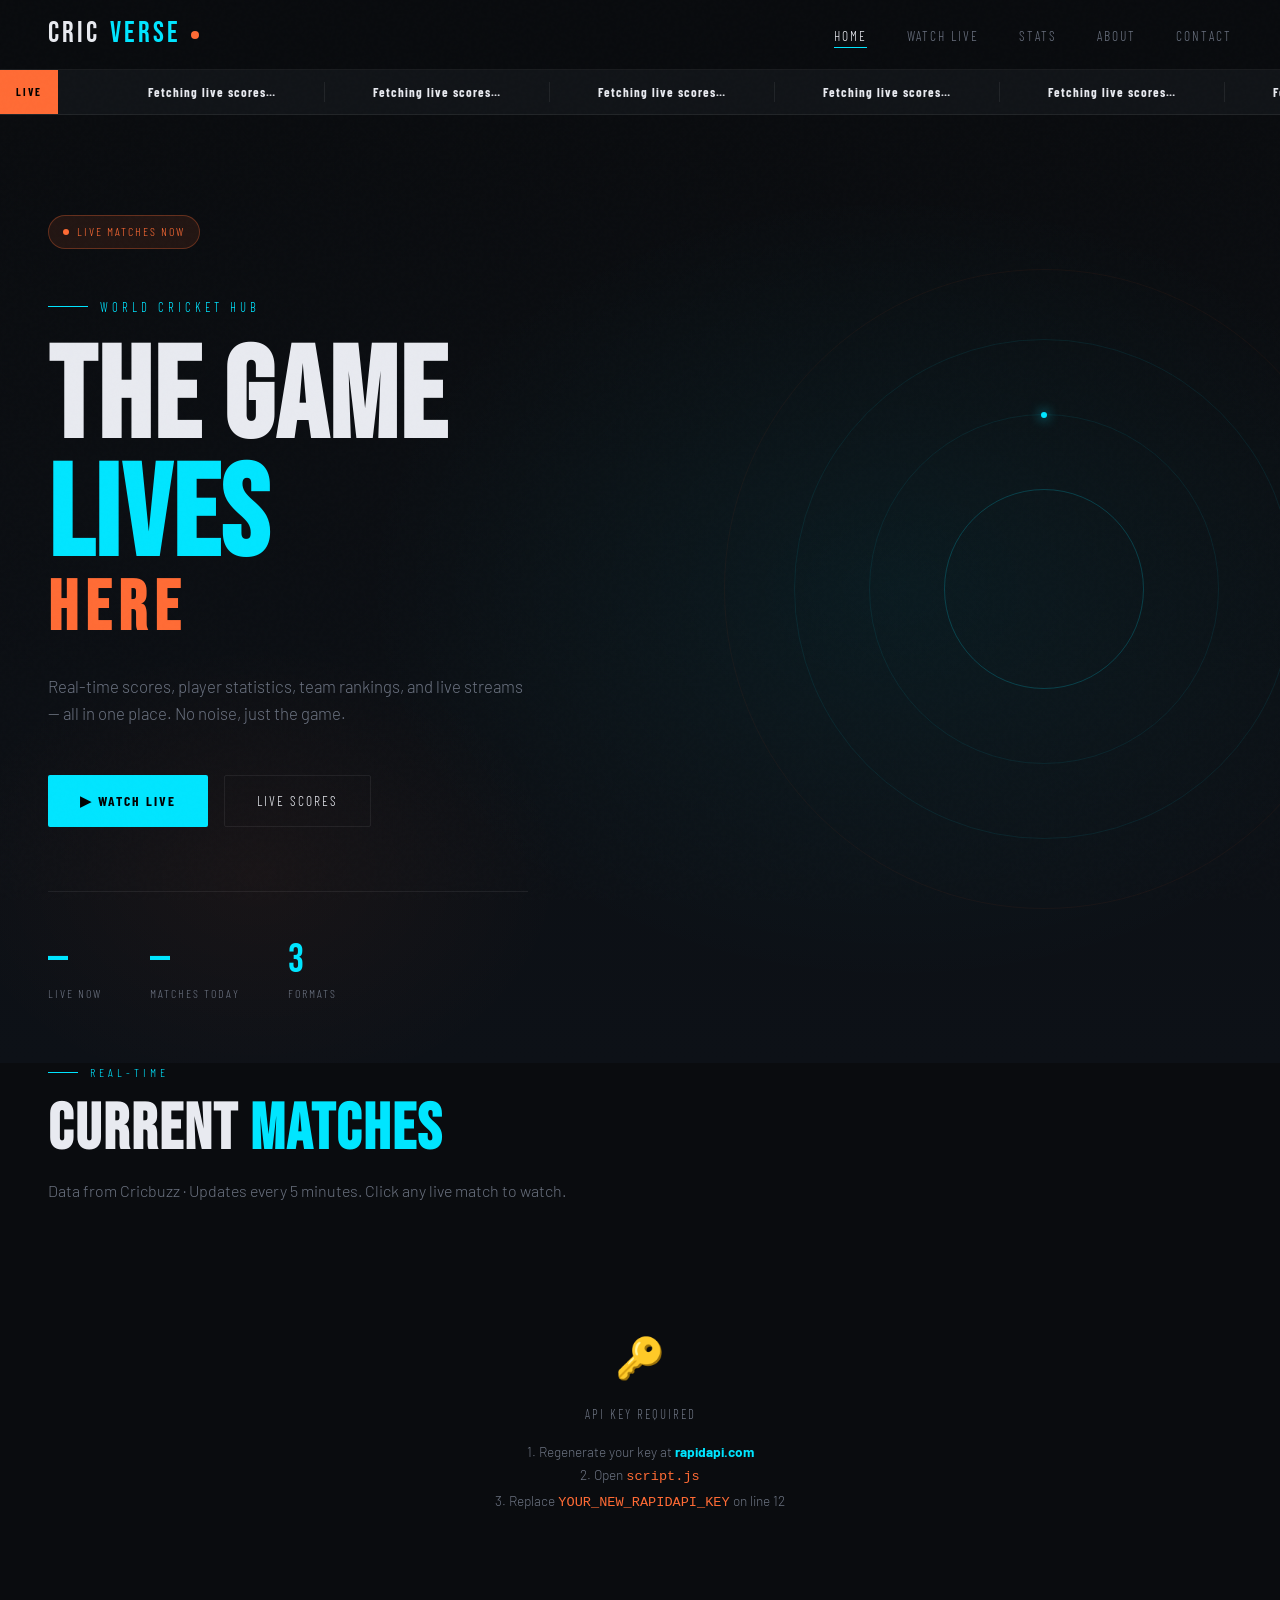
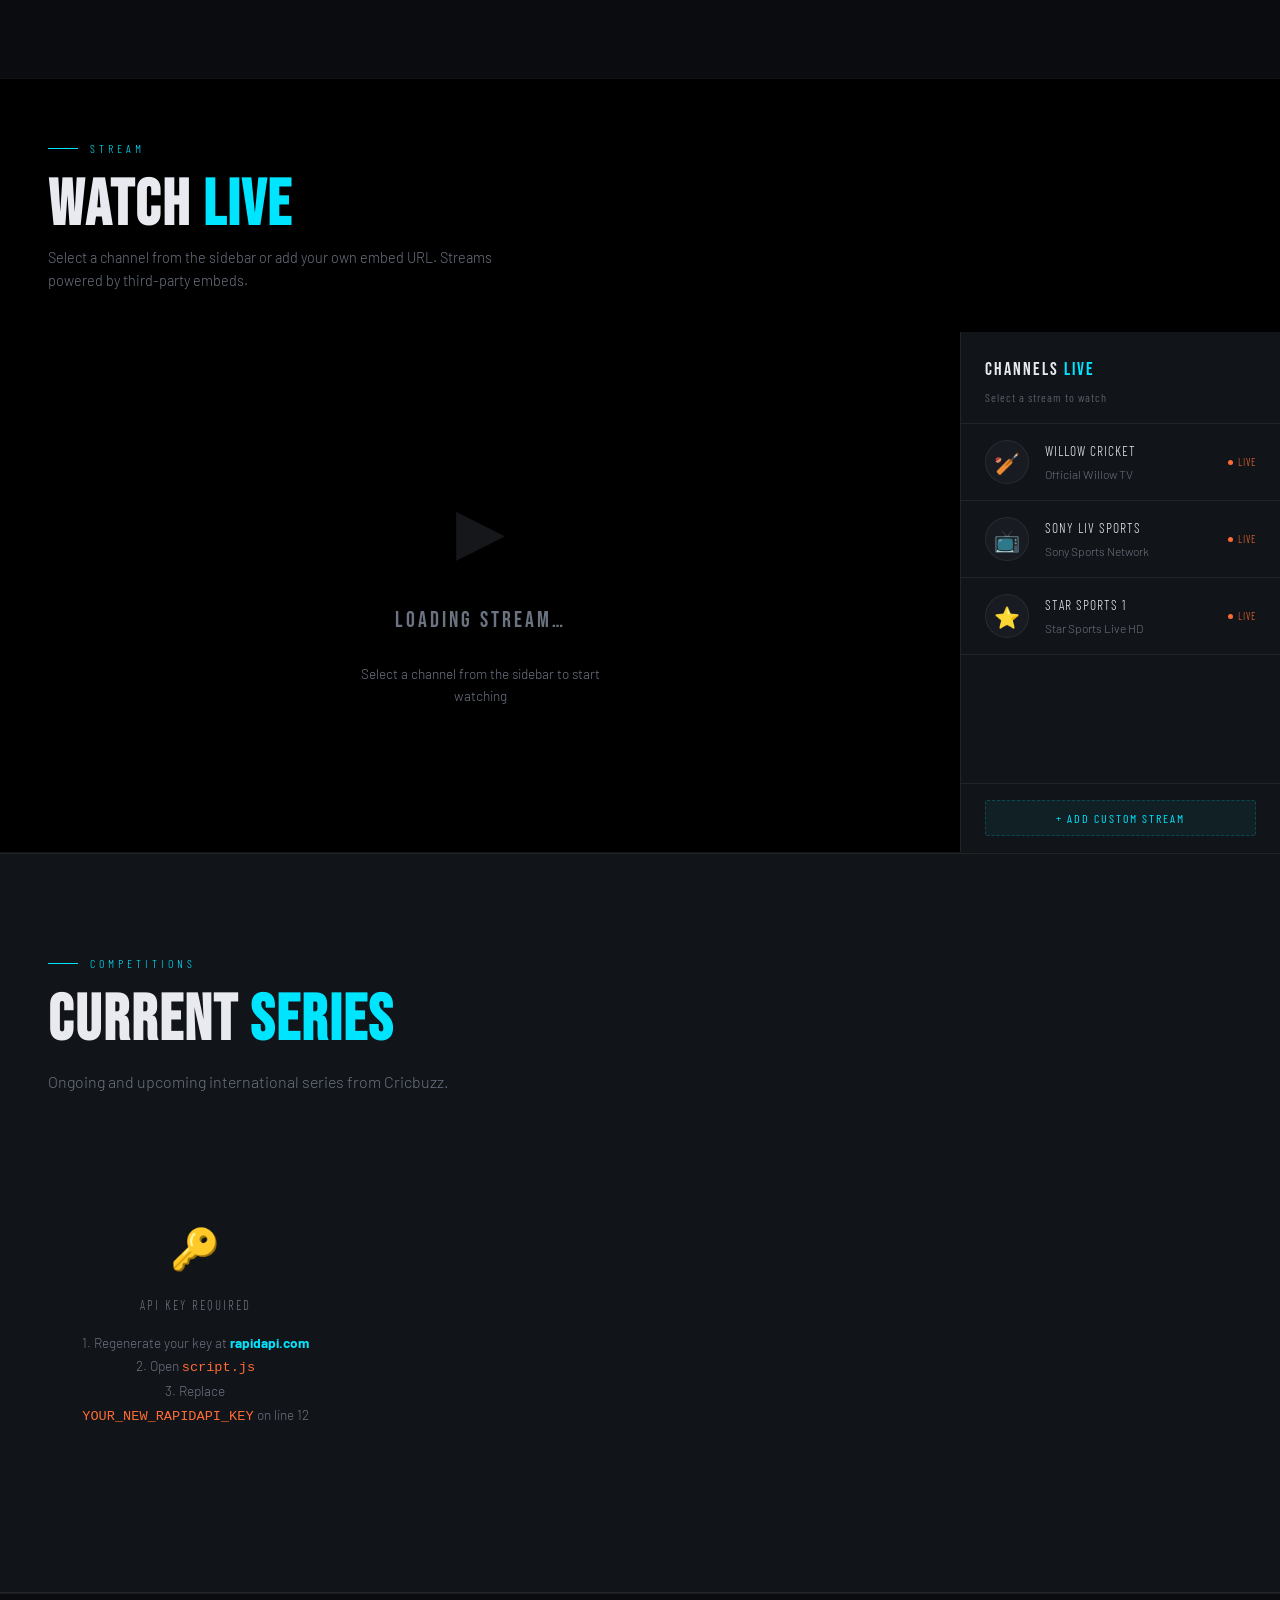
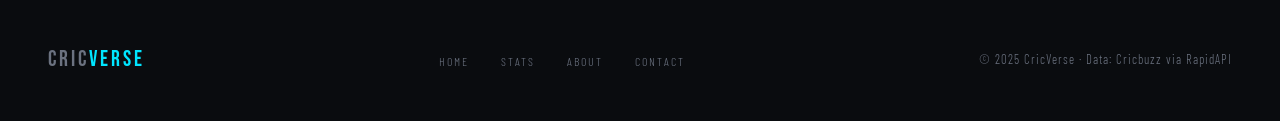
<file: index.html>
<!DOCTYPE html>
<html lang="en">
<head>
  <meta charset="UTF-8">
  <meta name="viewport" content="width=device-width, initial-scale=1.0">
  <title>CricVerse — Live Cricket</title>
  <link rel="stylesheet" href="styles.css">
</head>
<body>

<!-- NAVBAR -->
<nav id="navbar">
  <a href="index.html" class="nav-logo">CRIC<span>VERSE</span> <span class="dot"></span></a>
  <ul class="nav-links" id="navLinks">
    <li><a href="index.html" class="active">Home</a></li>
    <li><a href="#watch" onclick="document.getElementById('watch').scrollIntoView({behavior:'smooth'});return false">Watch Live</a></li>
    <li><a href="stats.html">Stats</a></li>
    <li><a href="about.html">About</a></li>
    <li><a href="contact.html">Contact</a></li>
  </ul>
  <button class="hamburger" id="hamburger" aria-label="Menu">
    <span></span><span></span><span></span>
  </button>
</nav>

<!-- TICKER -->
<div class="ticker-wrap">
  <div class="ticker-label">LIVE</div>
  <div class="ticker-track" id="ticker">
    <span class="ticker-item"><strong>Loading live scores…</strong></span>
  </div>
</div>

<!-- HERO -->
<section class="hero">
  <div class="hero-bg"></div>
  <div class="hero-rings">
    <div class="ring"></div><div class="ring"></div>
    <div class="ring"></div><div class="ring"></div>
  </div>
  <div class="hero-content">
    <div class="live-badge"><span class="live-dot"></span> Live Matches Now</div>
    <div class="hero-eyebrow">World Cricket Hub</div>
    <h1 class="hero-title">
      THE GAME
      <span class="line2">LIVES</span>
      <span class="line3">HERE</span>
    </h1>
    <p class="hero-desc">Real-time scores, player statistics, team rankings, and live streams — all in one place. No noise, just the game.</p>
    <div class="hero-actions">
      <a href="#watch" class="btn btn-primary" onclick="document.getElementById('watch').scrollIntoView({behavior:'smooth'});return false">▶ Watch Live</a>
      <a href="#matches" class="btn btn-ghost">Live Scores</a>
    </div>
    <div class="hero-stats">
      <div>
        <div class="hero-stat-num" id="liveCount">—</div>
        <div class="hero-stat-label">Live Now</div>
      </div>
      <div>
        <div class="hero-stat-num" id="totalCount">—</div>
        <div class="hero-stat-label">Matches Today</div>
      </div>
      <div>
        <div class="hero-stat-num">3</div>
        <div class="hero-stat-label">Formats</div>
      </div>
    </div>
  </div>
</section>

<!-- LIVE MATCHES -->
<section id="matches" style="padding-top:0">
  <div class="section-label">Real-time</div>
  <h2 class="section-title">CURRENT <em>MATCHES</em></h2>
  <p class="section-sub">Data from Cricbuzz · Updates every 5 minutes. Click any live match to watch.</p>
  <div id="matchesGrid">
    <div style="display:grid;grid-template-columns:repeat(auto-fill,minmax(320px,1fr));gap:1.5px" id="matchesInner">
      <!-- populated by JS -->
    </div>
  </div>
</section>

<!-- ════════ WATCH LIVE ════════ -->
<div id="watch" class="watch-section">
  <div class="watch-section-head">
    <div>
      <div class="section-label">Stream</div>
      <h2 class="section-title" style="margin-bottom:.5rem">WATCH <em>LIVE</em></h2>
      <p style="color:var(--muted);font-size:.9rem;max-width:460px">Select a channel from the sidebar or add your own embed URL. Streams powered by third-party embeds.</p>
    </div>
    <div id="nowPlayingBadge" style="display:none;background:rgba(229,57,53,0.1);border:1px solid rgba(229,57,53,0.3);padding:10px 20px;border-radius:2px">
      <div style="font-family:var(--font-cond);font-size:.65rem;letter-spacing:2px;text-transform:uppercase;color:var(--accent2);margin-bottom:4px;display:flex;align-items:center;gap:6px">
        <span style="width:5px;height:5px;background:var(--accent2);border-radius:50%;display:inline-block;animation:pulse 1.2s infinite"></span>
        NOW PLAYING
      </div>
      <div id="nowPlayingName" style="font-family:var(--font-cond);font-size:.95rem;letter-spacing:1px;text-transform:uppercase;color:var(--text)">—</div>
    </div>
  </div>

  <div class="watch-layout">
    <!-- Player -->
    <div class="watch-player-side" id="watchPlayerSide">
      <div class="watch-placeholder">
        <div class="watch-placeholder-icon">▶</div>
        <div class="watch-placeholder-text">Loading Stream…</div>
        <div class="watch-placeholder-sub">Select a channel from the sidebar to start watching</div>
      </div>
    </div>

    <!-- Sidebar -->
    <div class="watch-sidebar">
      <div class="watch-sidebar-head">
        <div class="watch-sidebar-title">CHANNELS <span>LIVE</span></div>
        <div style="font-size:.75rem;color:var(--muted);margin-top:4px;font-family:var(--font-cond);letter-spacing:1px">Select a stream to watch</div>
      </div>
      <div class="stream-list" id="streamList"></div>
      <div class="stream-add-wrap">
        <button class="stream-add-btn" onclick="toggleAddForm()">+ Add Custom Stream</button>
        <div class="stream-add-form" id="addStreamForm">
          <input type="text" id="newStreamName" placeholder="Stream name (e.g. Star Sports 2)">
          <input type="url"  id="newStreamUrl"  placeholder="Embed URL (iframe src)">
          <div class="add-actions">
            <button class="btn-add-confirm" onclick="confirmAddStream()">Add</button>
            <button class="btn-add-cancel"  onclick="cancelAddStream()">Cancel</button>
          </div>
        </div>
      </div>
    </div>
  </div>
</div>

<!-- SERIES / TOURNAMENTS -->
<section id="series" style="background:var(--surface);border-top:1px solid var(--border);border-bottom:1px solid var(--border)">
  <div class="section-label">Competitions</div>
  <h2 class="section-title">CURRENT <em>SERIES</em></h2>
  <p class="section-sub">Ongoing and upcoming international series from Cricbuzz.</p>
  <div id="seriesGrid" style="display:grid;grid-template-columns:repeat(auto-fill,minmax(260px,1fr));gap:1.5px">
    <!-- populated by JS -->
  </div>
</section>

<!-- FOOTER -->
<footer>
  <a href="index.html" class="footer-logo">CRIC<span>VERSE</span></a>
  <ul class="footer-links">
    <li><a href="index.html">Home</a></li>
    <li><a href="stats.html">Stats</a></li>
    <li><a href="about.html">About</a></li>
    <li><a href="contact.html">Contact</a></li>
  </ul>
  <span class="footer-copy">© 2025 CricVerse · Data: Cricbuzz via RapidAPI</span>
</footer>

<script src="script.js"></script>
<script>

// ── CONFIG ───────────────────────────────────────────────────
var REFRESH_INTERVAL = 5 * 60 * 1000;  // 5 minutes (saves API quota)
var CACHE_TTL        = 4 * 60 * 1000;  // cache valid for 4 minutes
var _refreshTimer    = null;

// ── Country flag map ─────────────────────────────────────────
var FLAGS = {
  india:'🇮🇳', australia:'🇦🇺', england:'🏴󠁧󠁢󠁥󠁮󠁧󠁿', pakistan:'🇵🇰',
  'new zealand':'🇳🇿', 'south africa':'🇿🇦', 'sri lanka':'🇱🇰',
  'west indies':'🌴', bangladesh:'🇧🇩', zimbabwe:'🇿🇼', afghanistan:'🇦🇫',
  ireland:'🇮🇪', netherlands:'🇳🇱', scotland:'🏴󠁧󠁢󠁳󠁣󠁴󠁿', kenya:'🇰🇪',
  namibia:'🇳🇦', 'united arab emirates':'🇦🇪', nepal:'🇳🇵', usa:'🇺🇸'
};
function countryEmoji(name) {
  var key = (name || '').toLowerCase();
  var keys = Object.keys(FLAGS);
  for (var i = 0; i < keys.length; i++) {
    if (key.indexOf(keys[i]) !== -1) return FLAGS[keys[i]];
  }
  return '🏏';
}

// ── Session cache (avoids re-fetching on tab switch / reload) ─
function cacheSet(key, data) {
  try {
    sessionStorage.setItem(key, JSON.stringify({ ts: Date.now(), data: data }));
  } catch(e) {}
}
function cacheGet(key) {
  try {
    var raw = sessionStorage.getItem(key);
    if (!raw) return null;
    var obj = JSON.parse(raw);
    if (Date.now() - obj.ts > CACHE_TTL) return null;
    return obj.data;
  } catch(e) { return null; }
}

// ── Flatten Cricbuzz nested match structure ───────────────────
function flattenMatches(data) {
  var result = [];
  var types = data.typeMatches || [];
  for (var i = 0; i < types.length; i++) {
    var series = types[i].seriesMatches || [];
    for (var j = 0; j < series.length; j++) {
      var wrap = series[j].seriesAdWrapper || series[j];
      var matches = wrap.matches || [];
      for (var k = 0; k < matches.length; k++) {
        result.push(matches[k]);
      }
    }
  }
  return result;
}

function getInningsScore(inngs) {
  if (!inngs) return '';
  return inngs.runs + '/' + inngs.wickets + ' (' + inngs.overs + ')';
}

// ── Match card renderer ───────────────────────────────────────
function renderMatchCard(m, isLive) {
  var info  = m.matchInfo  || {};
  var score = m.matchScore || {};

  var t1name = (info.team1 && (info.team1.teamSName || info.team1.teamName)) || 'TBA';
  var t2name = (info.team2 && (info.team2.teamSName || info.team2.teamName)) || 'TBA';

  var t1s1 = score.team1Score && score.team1Score.inngs1 ? getInningsScore(score.team1Score.inngs1) : '';
  var t1s2 = score.team1Score && score.team1Score.inngs2 ? ' & ' + getInningsScore(score.team1Score.inngs2) : '';
  var t2s1 = score.team2Score && score.team2Score.inngs1 ? getInningsScore(score.team2Score.inngs1) : '';
  var t2s2 = score.team2Score && score.team2Score.inngs2 ? ' & ' + getInningsScore(score.team2Score.inngs2) : '';

  var t1score = t1s1 ? (t1s1 + t1s2) : '';
  var t2score = t2s1 ? (t2s1 + t2s2) : '';

  var statusTxt = info.status || '';
  var stateCls  = isLive ? 'live' : (statusTxt ? 'completed' : 'upcoming');
  var stateLabel= isLive ? '● Live' : (statusTxt ? '✓ ' + statusTxt.split('.')[0] : '◎ Upcoming');
  var venue  = info.venueInfo ? (info.venueInfo.ground + ', ' + info.venueInfo.city) : '';
  var format = info.matchFormat || info.matchDesc || '';
  var series = info.seriesName || '';

  return '<div class="match-card">'
    + '<div class="match-status ' + stateCls + '">' + stateLabel + '</div>'
    + '<div class="match-teams">'
      + '<div class="team">'
        + '<div class="team-flag">' + countryEmoji(t1name) + '</div>'
        + '<div class="team-name">' + t1name + '</div>'
        + (t1score ? '<div class="team-score">' + t1score + '</div>' : '')
      + '</div>'
      + '<div class="match-vs">VS</div>'
      + '<div class="team">'
        + '<div class="team-flag">' + countryEmoji(t2name) + '</div>'
        + '<div class="team-name">' + t2name + '</div>'
        + (t2score ? '<div class="team-score">' + t2score + '</div>' : '')
      + '</div>'
    + '</div>'
    + '<div class="match-info">'
      + (format ? '<strong style="color:var(--text)">' + format + '</strong>' : '')
      + (venue ? ' · 📍 ' + venue : '')
      + (series ? '<br><span style="color:var(--muted)">' + series + '</span>' : '')
    + '</div>'
    + (isLive
      ? '<a class="watch-btn" href="#watch" onclick="document.getElementById(\'watch\').scrollIntoView({behavior:\'smooth\'})">'
        + '<span class="watch-dot"></span> Watch Live</a>'
      : '')
    + '</div>';
}

// ── Render matches from data (no API call) ────────────────────
function renderMatchData(liveMatches, upcomingMatches) {
  var innerGrid = document.getElementById('matchesInner');
  if (!innerGrid) return;

  buildTicker(liveMatches);
  document.getElementById('liveCount').textContent  = liveMatches.length;
  document.getElementById('totalCount').textContent = liveMatches.length + upcomingMatches.length;

  var all = liveMatches.concat(upcomingMatches);
  if (!all.length) {
    innerGrid.innerHTML = '<div style="grid-column:1/-1">' + errorHTML('No matches found right now') + '</div>';
    return;
  }
  var html = liveMatches.map(function(m) { return renderMatchCard(m, true); }).join('')
           + upcomingMatches.map(function(m) { return renderMatchCard(m, false); }).join('');
  innerGrid.innerHTML = html;
  observeCards();
}

// ── Load matches (with cache + quota protection) ──────────────
function loadMatches() {
  var innerGrid = document.getElementById('matchesInner');
  if (!innerGrid) return;

  if (RAPIDAPI_KEY === 'YOUR_NEW_RAPIDAPI_KEY') {
    innerGrid.innerHTML = '<div style="grid-column:1/-1">' + apiKeyNote() + '</div>';
    buildTicker([]);
    document.getElementById('liveCount').textContent  = '—';
    document.getElementById('totalCount').textContent = '—';
    return;
  }

  // Serve from cache if still fresh (no API call)
  var cached = cacheGet('cv_matches');
  if (cached) {
    renderMatchData(cached.live, cached.upcoming);
    scheduleRefresh();
    return;
  }

  innerGrid.innerHTML = '<div style="grid-column:1/-1">' + loadingHTML('Fetching live matches') + '</div>';

  Promise.all([fetchLiveMatches(), fetchUpcomingMatches()])
    .then(function(results) {
      var liveMatches     = flattenMatches(results[0]);
      var upcomingMatches = flattenMatches(results[1]).slice(0, 6);

      // Cache it
      cacheSet('cv_matches', { live: liveMatches, upcoming: upcomingMatches });

      renderMatchData(liveMatches, upcomingMatches);
      scheduleRefresh();
    })
    .catch(function(e) {
      innerGrid.innerHTML = '<div style="grid-column:1/-1">'
        + errorHTML('Could not load matches · ' + e.message, 'loadMatches')
        + '</div>';
    });
}

// ── Smart refresh — pauses when tab is hidden ─────────────────
function scheduleRefresh() {
  if (_refreshTimer) clearTimeout(_refreshTimer);
  _refreshTimer = setTimeout(function() {
    // Only refresh if tab is visible — saves quota when user switches tabs
    if (document.hidden) {
      scheduleRefresh(); // reschedule, don't fetch
    } else {
      sessionStorage.removeItem('cv_matches'); // invalidate cache
      loadMatches();
    }
  }, REFRESH_INTERVAL);
}

// Resume refresh when user comes back to the tab
document.addEventListener('visibilitychange', function() {
  if (!document.hidden) {
    var cached = cacheGet('cv_matches');
    if (!cached) {
      // Cache expired while tab was hidden — fetch now
      sessionStorage.removeItem('cv_matches');
      loadMatches();
    }
  }
});

// ── Load international series (cached) ───────────────────────
function loadSeries() {
  var seriesGrid = document.getElementById('seriesGrid');
  if (!seriesGrid) return;

  if (RAPIDAPI_KEY === 'YOUR_NEW_RAPIDAPI_KEY') {
    seriesGrid.innerHTML = apiKeyNote();
    return;
  }

  // Series don't change often — cache for the session
  var cached = cacheGet('cv_series');
  if (cached) {
    renderSeriesData(cached);
    return;
  }

  seriesGrid.innerHTML = loadingHTML('Fetching series');

  fetchSeries().then(function(data) {
    var groups = data.seriesMapProto || [];
    var list = [];
    for (var i = 0; i < groups.length; i++) {
      var sArr = groups[i].series || [];
      for (var j = 0; j < sArr.length; j++) {
        list.push({ name: sArr[j].name, date: groups[i].date, id: sArr[j].id });
      }
    }
    list = list.slice(0, 12);
    cacheSet('cv_series', list);
    renderSeriesData(list);
  }).catch(function(e) {
    seriesGrid.innerHTML = errorHTML('Could not load series · ' + e.message, 'loadSeries');
  });
}

function renderSeriesData(list) {
  var seriesGrid = document.getElementById('seriesGrid');
  if (!seriesGrid) return;
  if (!list.length) { seriesGrid.innerHTML = errorHTML('No series found'); return; }
  seriesGrid.innerHTML = list.map(function(s) {
    return '<div class="match-card" style="padding:1.8rem">'
      + '<div style="font-family:var(--font-cond);font-size:.65rem;letter-spacing:2px;text-transform:uppercase;color:var(--accent);margin-bottom:.8rem">'
      + (s.date || 'Ongoing') + '</div>'
      + '<div style="font-weight:600;font-size:.95rem;margin-bottom:.5rem">' + (s.name || 'Unnamed Series') + '</div>'
      + '<div style="font-size:.8rem;color:var(--muted);font-family:var(--font-cond);letter-spacing:1px">International Series</div>'
      + '</div>';
  }).join('');
  observeCards();
}

window.loadMatches = loadMatches;
window.loadSeries  = loadSeries;

document.addEventListener('DOMContentLoaded', function() {
  loadMatches();
  loadSeries();
  initWatchSection();
});

</script>
</body>
</html>
</file>
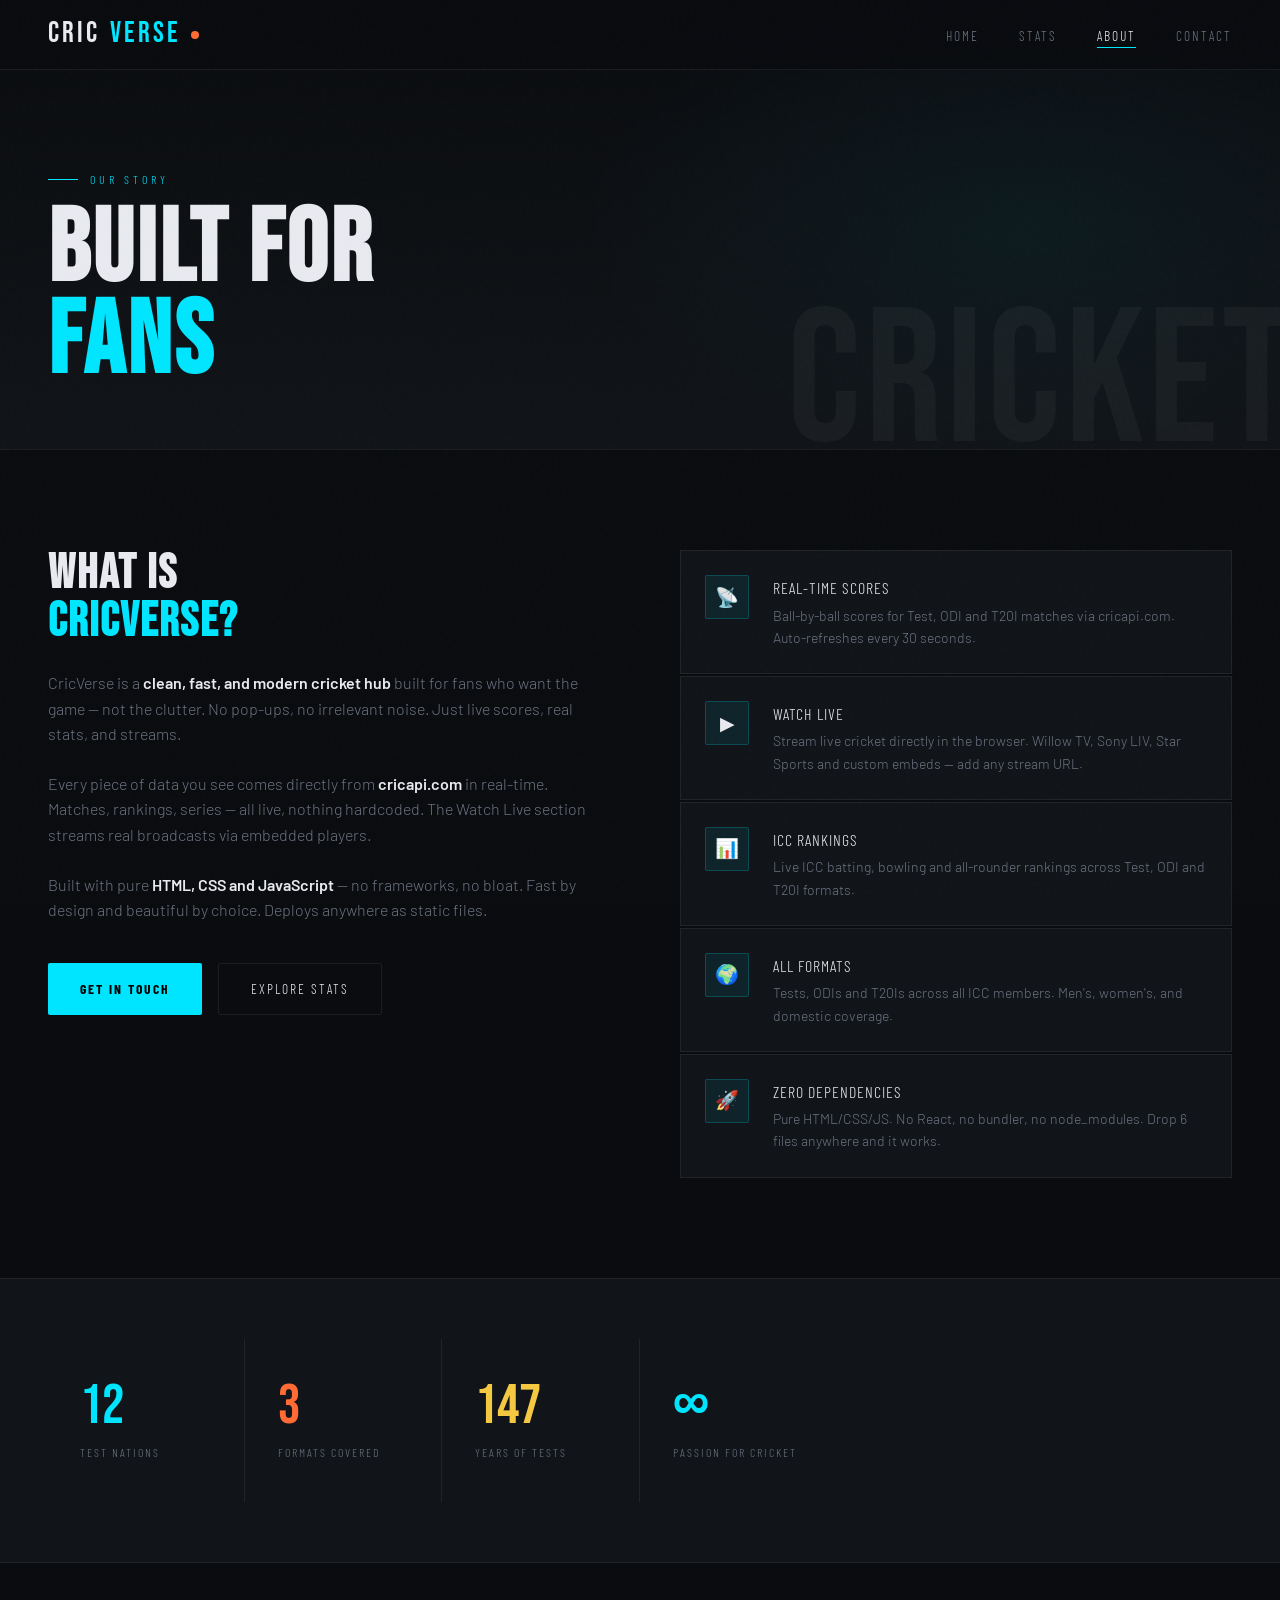
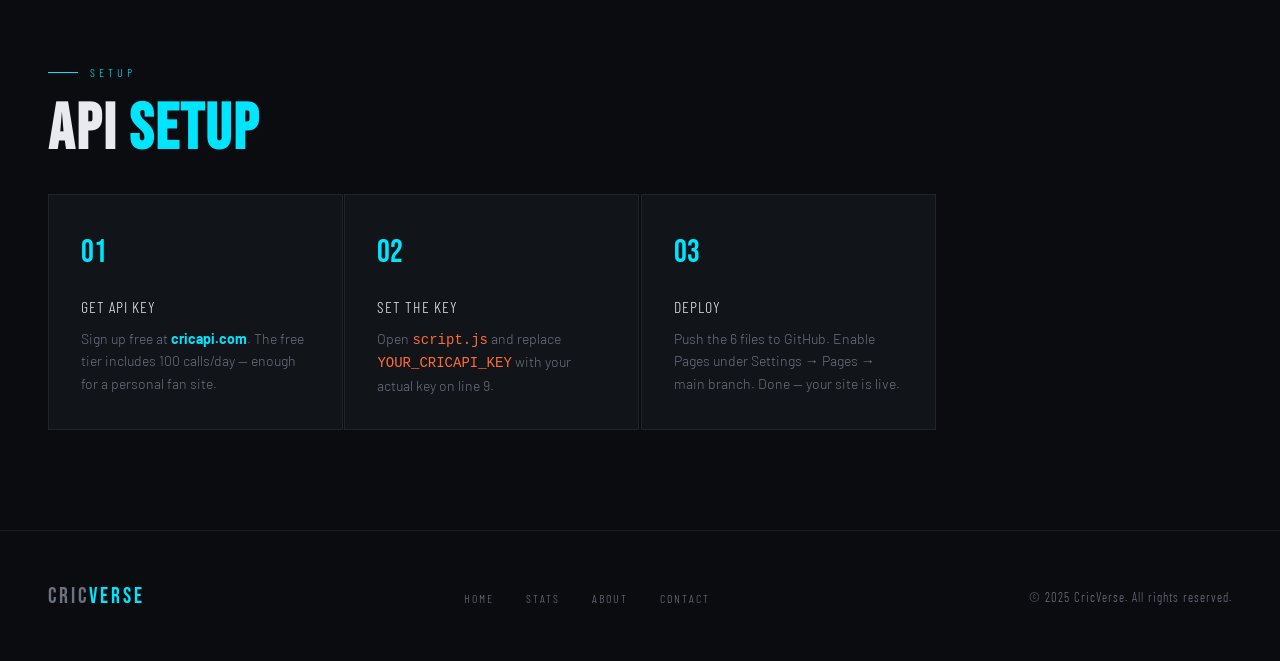
<file: about.html>
<!DOCTYPE html>
<html lang="en">
<head>
  <meta charset="UTF-8">
  <meta name="viewport" content="width=device-width, initial-scale=1.0">
  <title>About — CricVerse</title>
  <link rel="stylesheet" href="styles.css">
</head>
<body>

<nav id="navbar">
  <a href="index.html" class="nav-logo">CRIC<span>VERSE</span> <span class="dot"></span></a>
  <ul class="nav-links" id="navLinks">
    <li><a href="index.html">Home</a></li>
    <li><a href="stats.html">Stats</a></li>
    <li><a href="about.html" class="active">About</a></li>
    <li><a href="contact.html">Contact</a></li>
  </ul>
  <button class="hamburger" id="hamburger" aria-label="Menu"><span></span><span></span><span></span></button>
</nav>

<div class="about-hero">
  <div class="about-hero-bg"></div>
  <div class="about-big-text">CRICKET</div>
  <div style="position:relative;z-index:2">
    <div class="section-label">Our Story</div>
    <h1 style="font-family:var(--font-display);font-size:clamp(3rem,8vw,7rem);letter-spacing:3px;line-height:0.9">BUILT FOR<br><span style="color:var(--accent)">FANS</span></h1>
  </div>
</div>

<section>
  <div class="about-grid">
    <div class="about-text">
      <h2>What Is<br><span style="color:var(--accent)">CricVerse?</span></h2>
      <p>CricVerse is a <strong>clean, fast, and modern cricket hub</strong> built for fans who want the game — not the clutter. No pop-ups, no irrelevant noise. Just live scores, real stats, and streams.</p>
      <p>Every piece of data you see comes directly from <strong>cricapi.com</strong> in real-time. Matches, rankings, series — all live, nothing hardcoded. The Watch Live section streams real broadcasts via embedded players.</p>
      <p>Built with pure <strong>HTML, CSS and JavaScript</strong> — no frameworks, no bloat. Fast by design and beautiful by choice. Deploys anywhere as static files.</p>
      <div style="margin-top:2.5rem;display:flex;gap:1rem;flex-wrap:wrap">
        <a href="contact.html" class="btn btn-primary">Get In Touch</a>
        <a href="stats.html" class="btn btn-ghost">Explore Stats</a>
      </div>
    </div>

    <div class="about-features">
      <div class="feature-item">
        <div class="feature-icon">📡</div>
        <div>
          <div class="feature-title">Real-time Scores</div>
          <div class="feature-desc">Ball-by-ball scores for Test, ODI and T20I matches via cricapi.com. Auto-refreshes every 30 seconds.</div>
        </div>
      </div>
      <div class="feature-item">
        <div class="feature-icon">▶</div>
        <div>
          <div class="feature-title">Watch Live</div>
          <div class="feature-desc">Stream live cricket directly in the browser. Willow TV, Sony LIV, Star Sports and custom embeds — add any stream URL.</div>
        </div>
      </div>
      <div class="feature-item">
        <div class="feature-icon">📊</div>
        <div>
          <div class="feature-title">ICC Rankings</div>
          <div class="feature-desc">Live ICC batting, bowling and all-rounder rankings across Test, ODI and T20I formats.</div>
        </div>
      </div>
      <div class="feature-item">
        <div class="feature-icon">🌍</div>
        <div>
          <div class="feature-title">All Formats</div>
          <div class="feature-desc">Tests, ODIs and T20Is across all ICC members. Men's, women's, and domestic coverage.</div>
        </div>
      </div>
      <div class="feature-item">
        <div class="feature-icon">🚀</div>
        <div>
          <div class="feature-title">Zero Dependencies</div>
          <div class="feature-desc">Pure HTML/CSS/JS. No React, no bundler, no node_modules. Drop 6 files anywhere and it works.</div>
        </div>
      </div>
    </div>
  </div>
</section>

<section style="background:var(--surface);border-top:1px solid var(--border);border-bottom:1px solid var(--border);padding:60px 3rem">
  <div style="display:grid;grid-template-columns:repeat(auto-fill,minmax(180px,1fr));gap:1px">
    <div style="padding:2.5rem 2rem;border-right:1px solid var(--border)">
      <div style="font-family:var(--font-display);font-size:3.5rem;color:var(--accent);line-height:1">12</div>
      <div style="font-family:var(--font-cond);font-size:.75rem;letter-spacing:2px;text-transform:uppercase;color:var(--muted);margin-top:.5rem">Test Nations</div>
    </div>
    <div style="padding:2.5rem 2rem;border-right:1px solid var(--border)">
      <div style="font-family:var(--font-display);font-size:3.5rem;color:var(--accent2);line-height:1">3</div>
      <div style="font-family:var(--font-cond);font-size:.75rem;letter-spacing:2px;text-transform:uppercase;color:var(--muted);margin-top:.5rem">Formats Covered</div>
    </div>
    <div style="padding:2.5rem 2rem;border-right:1px solid var(--border)">
      <div style="font-family:var(--font-display);font-size:3.5rem;color:var(--gold);line-height:1">147</div>
      <div style="font-family:var(--font-cond);font-size:.75rem;letter-spacing:2px;text-transform:uppercase;color:var(--muted);margin-top:.5rem">Years of Tests</div>
    </div>
    <div style="padding:2.5rem 2rem">
      <div style="font-family:var(--font-display);font-size:3.5rem;color:var(--accent);line-height:1">∞</div>
      <div style="font-family:var(--font-cond);font-size:.75rem;letter-spacing:2px;text-transform:uppercase;color:var(--muted);margin-top:.5rem">Passion for Cricket</div>
    </div>
  </div>
</section>

<!-- API Setup Instructions -->
<section>
  <div class="section-label">Setup</div>
  <h2 class="section-title" style="margin-bottom:2rem">API <em>SETUP</em></h2>
  <div style="display:grid;grid-template-columns:repeat(auto-fill,minmax(280px,1fr));gap:1.5px">
    <div class="match-card" style="padding:2rem">
      <div style="font-family:var(--font-display);font-size:2rem;color:var(--accent);margin-bottom:1rem">01</div>
      <div class="feature-title">Get API Key</div>
      <div class="feature-desc" style="margin-top:.5rem">Sign up free at <strong style="color:var(--accent)">cricapi.com</strong>. The free tier includes 100 calls/day — enough for a personal fan site.</div>
    </div>
    <div class="match-card" style="padding:2rem">
      <div style="font-family:var(--font-display);font-size:2rem;color:var(--accent);margin-bottom:1rem">02</div>
      <div class="feature-title">Set the Key</div>
      <div class="feature-desc" style="margin-top:.5rem">Open <code style="color:var(--accent2)">script.js</code> and replace <code style="color:var(--accent2)">YOUR_CRICAPI_KEY</code> with your actual key on line 9.</div>
    </div>
    <div class="match-card" style="padding:2rem">
      <div style="font-family:var(--font-display);font-size:2rem;color:var(--accent);margin-bottom:1rem">03</div>
      <div class="feature-title">Deploy</div>
      <div class="feature-desc" style="margin-top:.5rem">Push the 6 files to GitHub. Enable Pages under Settings → Pages → main branch. Done — your site is live.</div>
    </div>
  </div>
</section>

<footer>
  <a href="index.html" class="footer-logo">CRIC<span>VERSE</span></a>
  <ul class="footer-links">
    <li><a href="index.html">Home</a></li>
    <li><a href="stats.html">Stats</a></li>
    <li><a href="about.html">About</a></li>
    <li><a href="contact.html">Contact</a></li>
  </ul>
  <span class="footer-copy">© 2025 CricVerse. All rights reserved.</span>
</footer>

<script src="script.js"></script>
</body>
</html>
</file>
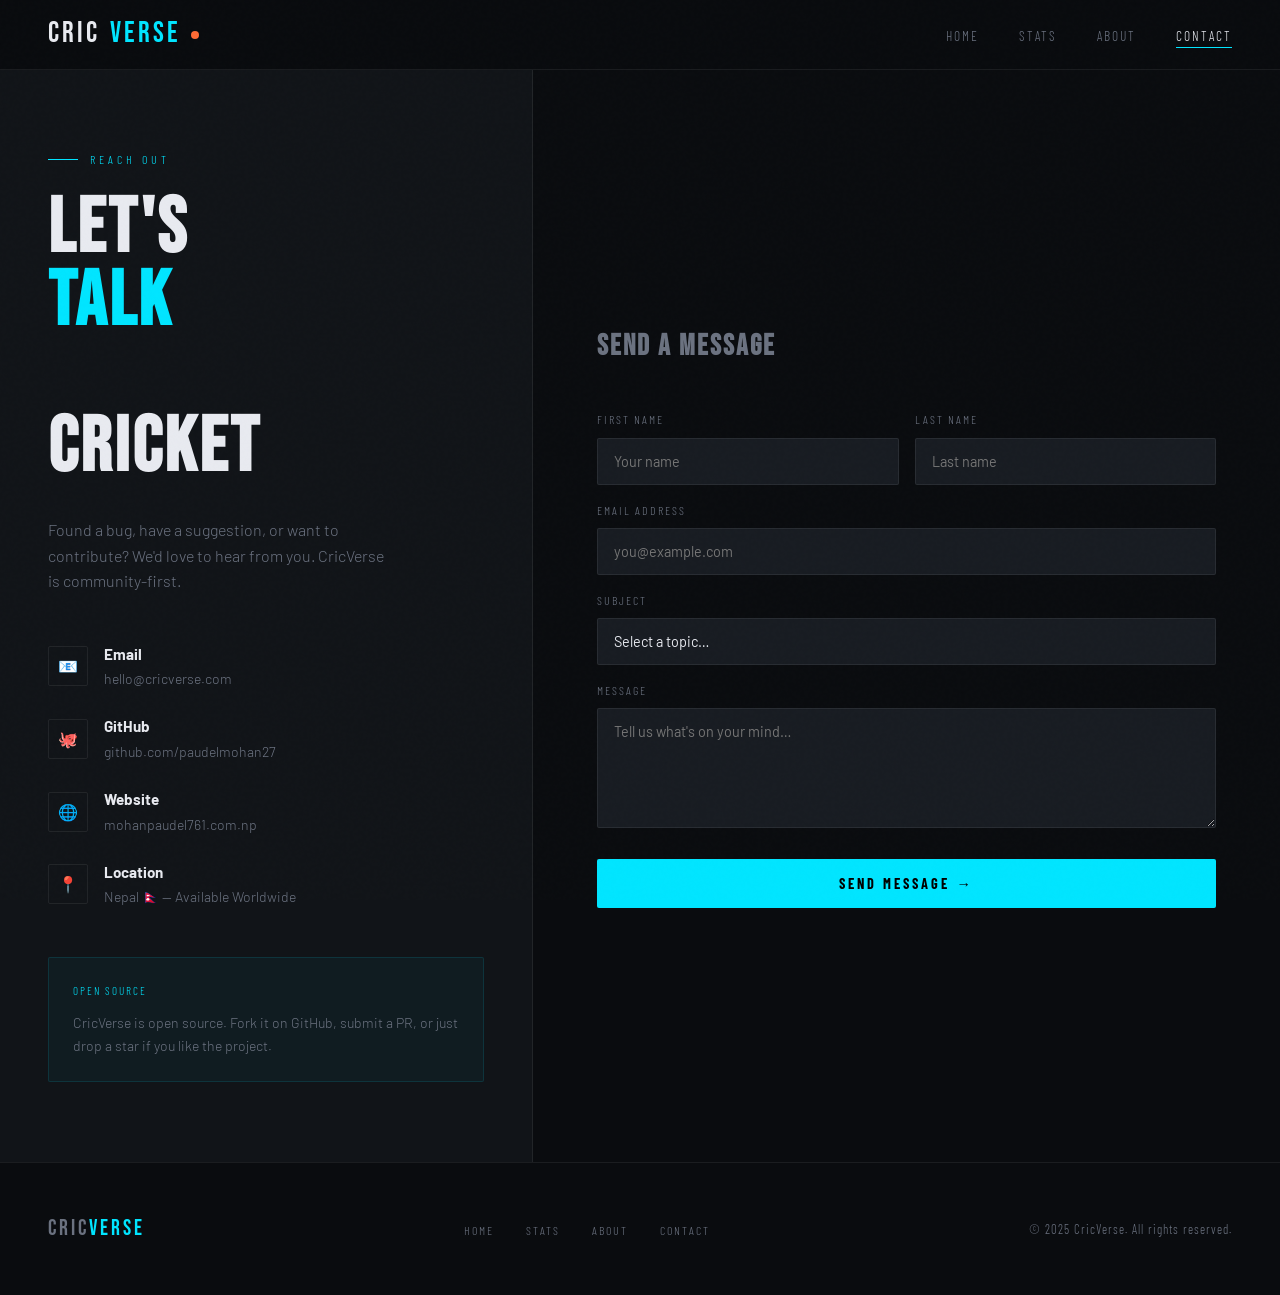
<file: contact.html>
<!DOCTYPE html>
<html lang="en">
<head>
  <meta charset="UTF-8">
  <meta name="viewport" content="width=device-width, initial-scale=1.0">
  <title>Contact — CricVerse</title>
  <link rel="stylesheet" href="styles.css">
</head>
<body>

<nav id="navbar">
  <a href="index.html" class="nav-logo">CRIC<span>VERSE</span> <span class="dot"></span></a>
  <ul class="nav-links" id="navLinks">
    <li><a href="index.html">Home</a></li>
    <li><a href="stats.html">Stats</a></li>
    <li><a href="about.html">About</a></li>
    <li><a href="contact.html" class="active">Contact</a></li>
  </ul>
  <button class="hamburger" id="hamburger" aria-label="Menu"><span></span><span></span><span></span></button>
</nav>

<div class="contact-wrap">
  <div class="contact-left">
    <div class="section-label" style="margin-bottom:1.5rem">Reach Out</div>
    <h1>LET'S<br><span>TALK</span><br>CRICKET</h1>
    <p>Found a bug, have a suggestion, or want to contribute? We'd love to hear from you. CricVerse is community-first.</p>
    <div class="contact-info">
      <div class="contact-info-item">
        <div class="contact-icon">📧</div>
        <div class="contact-info-text"><strong>Email</strong>hello@cricverse.com</div>
      </div>
      <div class="contact-info-item">
        <div class="contact-icon">🐙</div>
        <div class="contact-info-text"><strong>GitHub</strong>github.com/paudelmohan27</div>
      </div>
      <div class="contact-info-item">
        <div class="contact-icon">🌐</div>
        <div class="contact-info-text"><strong>Website</strong>mohanpaudel761.com.np</div>
      </div>
      <div class="contact-info-item">
        <div class="contact-icon">📍</div>
        <div class="contact-info-text"><strong>Location</strong>Nepal 🇳🇵 — Available Worldwide</div>
      </div>
    </div>
    <div style="margin-top:3rem;padding:1.5rem;background:rgba(0,229,255,0.04);border:1px solid rgba(0,229,255,0.12);border-radius:2px">
      <div style="font-family:var(--font-cond);font-size:.7rem;letter-spacing:2px;text-transform:uppercase;color:var(--accent);margin-bottom:.8rem">Open Source</div>
      <p style="font-size:.875rem;color:var(--muted)">CricVerse is open source. Fork it on GitHub, submit a PR, or just drop a star if you like the project.</p>
    </div>
  </div>

  <div class="contact-right">
    <h2>SEND A MESSAGE</h2>
    <div id="formWrap">
      <div class="form-row">
        <div class="form-group">
          <label>First Name</label>
          <input type="text" id="fname" placeholder="Your name">
        </div>
        <div class="form-group">
          <label>Last Name</label>
          <input type="text" id="lname" placeholder="Last name">
        </div>
      </div>
      <div class="form-group">
        <label>Email Address</label>
        <input type="email" id="email" placeholder="you@example.com">
      </div>
      <div class="form-group">
        <label>Subject</label>
        <select id="subject">
          <option value="" disabled selected>Select a topic…</option>
          <option>Bug Report</option>
          <option>Feature Request</option>
          <option>Data Correction</option>
          <option>Stream Issue</option>
          <option>Partnership</option>
          <option>Just saying hi 👋</option>
        </select>
      </div>
      <div class="form-group">
        <label>Message</label>
        <textarea id="message" placeholder="Tell us what's on your mind…"></textarea>
      </div>
      <div style="margin-top:1.5rem">
        <button class="btn-submit" id="submitBtn" onclick="handleSubmit()">Send Message →</button>
      </div>
    </div>

    <div id="successMsg" style="display:none;text-align:center;padding:4rem 2rem">
      <div style="font-size:3rem;margin-bottom:1.5rem">✅</div>
      <div style="font-family:var(--font-display);font-size:2.5rem;letter-spacing:2px;margin-bottom:1rem">MESSAGE SENT!</div>
      <p style="color:var(--muted)">Thanks for reaching out. We'll get back to you soon.</p>
      <button class="btn btn-ghost" style="margin-top:2rem" onclick="resetForm()">Send Another</button>
    </div>
  </div>
</div>

<footer>
  <a href="index.html" class="footer-logo">CRIC<span>VERSE</span></a>
  <ul class="footer-links">
    <li><a href="index.html">Home</a></li>
    <li><a href="stats.html">Stats</a></li>
    <li><a href="about.html">About</a></li>
    <li><a href="contact.html">Contact</a></li>
  </ul>
  <span class="footer-copy">© 2025 CricVerse. All rights reserved.</span>
</footer>

<script src="script.js"></script>
<script>
function handleSubmit() {
  const fname   = document.getElementById('fname').value.trim();
  const email   = document.getElementById('email').value.trim();
  const message = document.getElementById('message').value.trim();
  const btn     = document.getElementById('submitBtn');
  if (!fname || !email || !message) {
    btn.style.animation = 'shake 0.4s';
    btn.textContent = 'Please fill required fields';
    setTimeout(() => { btn.style.animation = ''; btn.textContent = 'Send Message →'; }, 1800);
    return;
  }
  document.getElementById('formWrap').style.display = 'none';
  document.getElementById('successMsg').style.display = 'block';
}
function resetForm() {
  document.getElementById('formWrap').style.display = 'block';
  document.getElementById('successMsg').style.display = 'none';
  ['fname','lname','email','message'].forEach(id => document.getElementById(id).value = '');
  document.getElementById('subject').selectedIndex = 0;
}
</script>
<style>
@keyframes shake { 0%,100%{transform:translateX(0)} 20%,60%{transform:translateX(-6px)} 40%,80%{transform:translateX(6px)} }
</style>
</body>
</html>
</file>
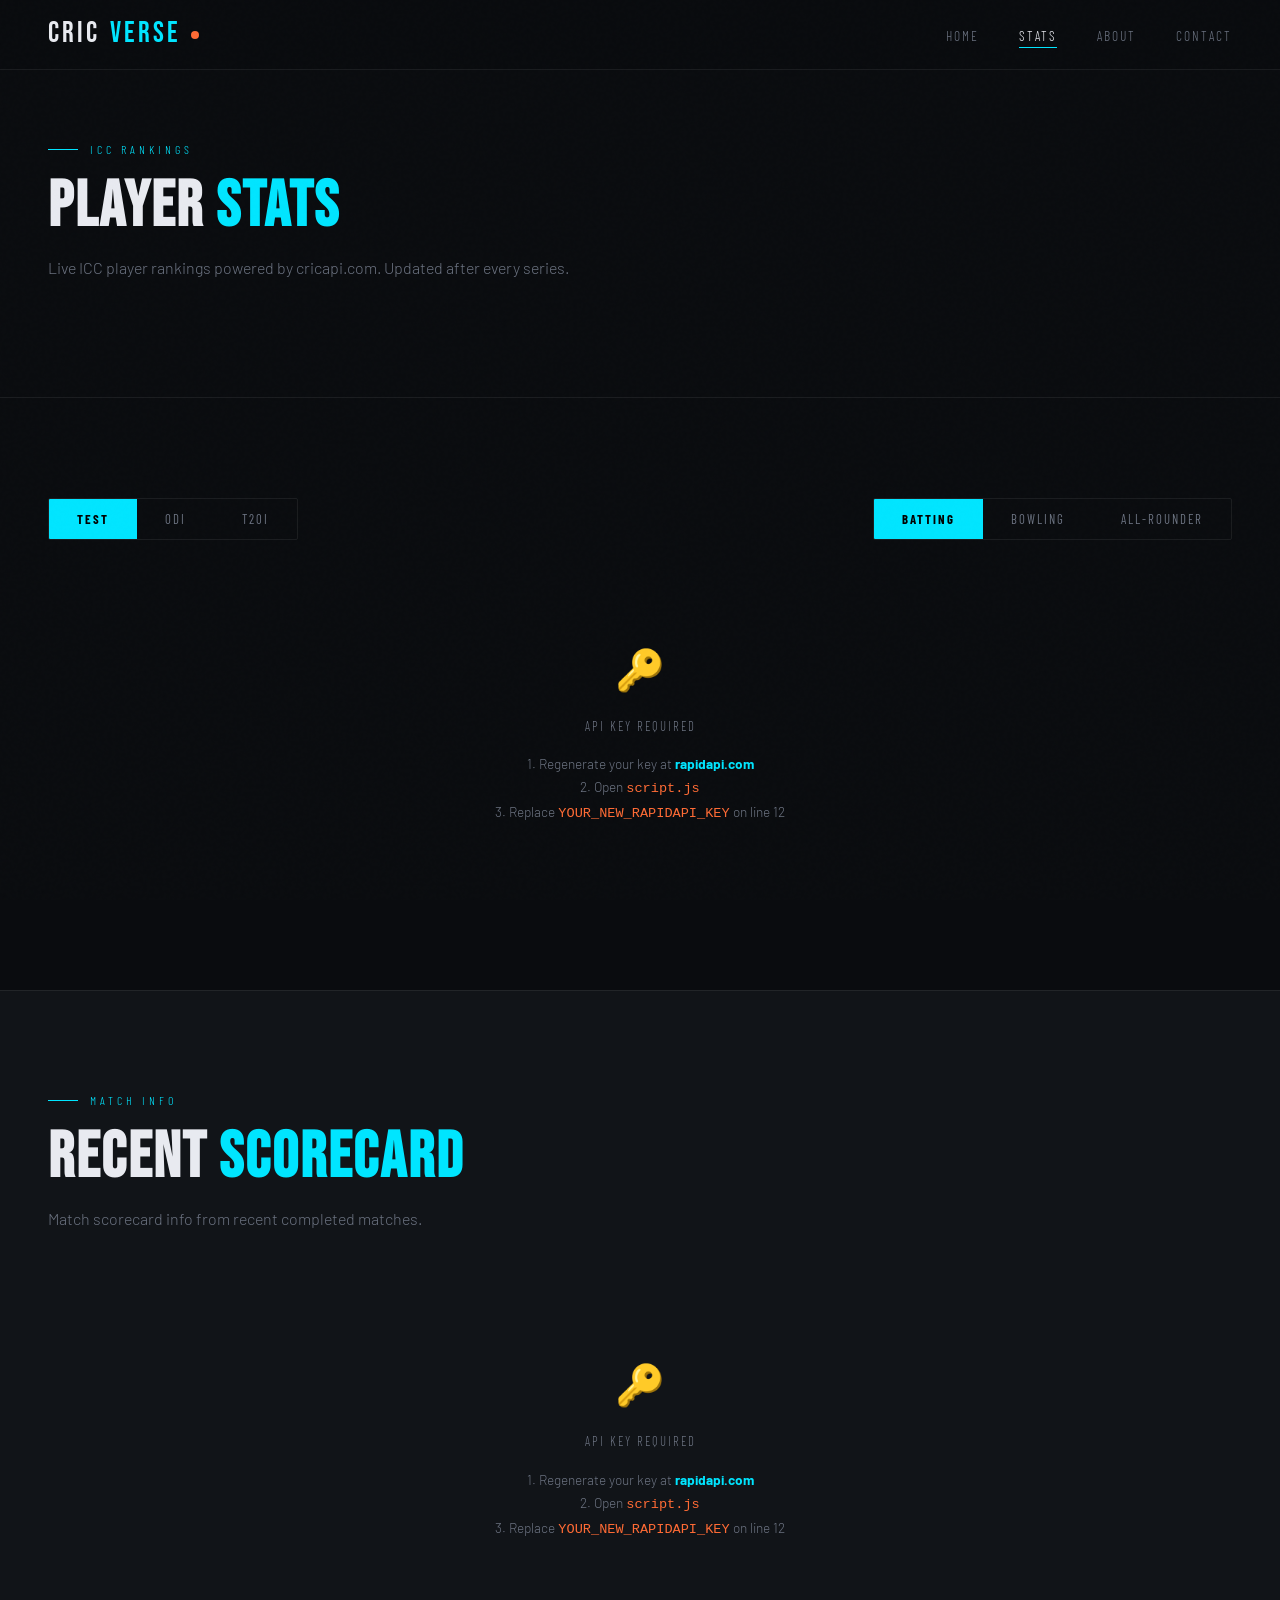
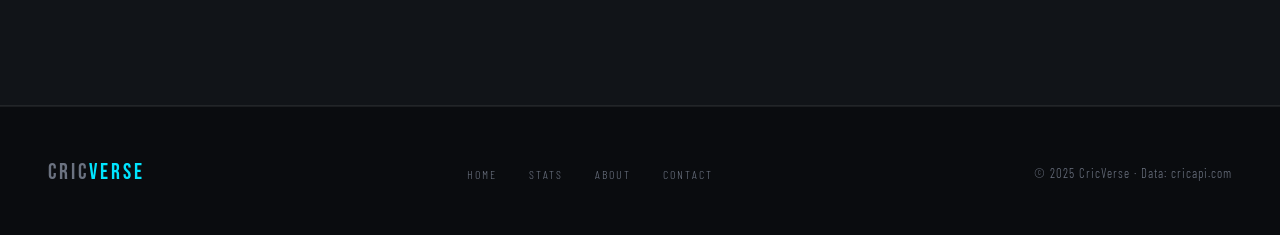
<file: stats.html>
<!DOCTYPE html>
<html lang="en">
<head>
  <meta charset="UTF-8">
  <meta name="viewport" content="width=device-width, initial-scale=1.0">
  <title>Stats — CricVerse</title>
  <link rel="stylesheet" href="styles.css">
</head>
<body>

<nav id="navbar">
  <a href="index.html" class="nav-logo">CRIC<span>VERSE</span> <span class="dot"></span></a>
  <ul class="nav-links" id="navLinks">
    <li><a href="index.html">Home</a></li>
    <li><a href="stats.html" class="active">Stats</a></li>
    <li><a href="about.html">About</a></li>
    <li><a href="contact.html">Contact</a></li>
  </ul>
  <button class="hamburger" id="hamburger" aria-label="Menu"><span></span><span></span><span></span></button>
</nav>

<div class="stats-header">
  <div class="section-label">ICC Rankings</div>
  <h1 class="section-title">PLAYER <em>STATS</em></h1>
  <p class="section-sub">Live ICC player rankings powered by cricapi.com. Updated after every series.</p>
</div>

<section>
  <div class="tabs-row">
    <div class="stats-tabs" id="formatTabs">
      <button class="tab-btn active" data-format="test">Test</button>
      <button class="tab-btn" data-format="odi">ODI</button>
      <button class="tab-btn" data-format="t20">T20I</button>
    </div>
    <div class="stats-tabs" id="roleTabs">
      <button class="tab-btn active" data-role="batsmen">Batting</button>
      <button class="tab-btn" data-role="bowlers">Bowling</button>
      <button class="tab-btn" data-role="allrounders">All-Rounder</button>
    </div>
  </div>

  <div id="rankingsWrap">
    <!-- populated by JS -->
  </div>
</section>

<!-- SERIES STATS -->
<section style="background:var(--surface);border-top:1px solid var(--border);border-bottom:1px solid var(--border)">
  <div class="section-label">Match Info</div>
  <h2 class="section-title">RECENT <em>SCORECARD</em></h2>
  <p class="section-sub">Match scorecard info from recent completed matches.</p>
  <div id="scorecardWrap"><!-- JS --></div>
</section>

<footer>
  <a href="index.html" class="footer-logo">CRIC<span>VERSE</span></a>
  <ul class="footer-links">
    <li><a href="index.html">Home</a></li>
    <li><a href="stats.html">Stats</a></li>
    <li><a href="about.html">About</a></li>
    <li><a href="contact.html">Contact</a></li>
  </ul>
  <span class="footer-copy">© 2025 CricVerse · Data: cricapi.com</span>
</footer>

<script src="script.js"></script>
<script>

var currentFormat = 'test';
var currentRole   = 'batsmen';

function rankClass(i) { return i === 0 ? 'gold' : i === 1 ? 'silver' : i === 2 ? 'bronze' : ''; }

function initials(name) {
  return (name || '?').split(' ').map(function(w) { return w[0]; }).join('').slice(0, 2).toUpperCase();
}

// Cricbuzz /stats/v1/rankings/{role}?formatType={test|odi|t20} returns:
// { rank: [ { rank, name, country, rating, points, lastUpdatedOn } ] }
function renderRankings(players) {
  if (!players || !players.length) return errorHTML('No ranking data available');
  var rows = players.slice(0, 20).map(function(p, i) {
    return '<div class="lb-row" style="animation-delay:' + (i * 0.04) + 's">'
      + '<span class="lb-rank ' + rankClass(i) + '">' + (p.rank || i + 1) + '</span>'
      + '<div class="lb-player">'
        + '<div class="lb-avatar">' + initials(p.name) + '</div>'
        + '<div>'
          + '<div class="lb-name">' + (p.name || '—') + '</div>'
          + '<div class="lb-country">' + (p.country || '—') + '</div>'
        + '</div>'
      + '</div>'
      + '<div class="lb-val highlight" style="text-align:right">' + (p.rating || '—') + '</div>'
      + '<div class="lb-val" style="text-align:right">' + (p.points || '—') + '</div>'
      + '<div class="lb-val" style="text-align:right;color:var(--muted);font-size:.8rem">'
        + (p.lastUpdatedOn ? new Date(p.lastUpdatedOn * 1000).toLocaleDateString('en-GB', { day:'numeric', month:'short' }) : '—')
        + '</div>'
      + '<div></div>'
      + '</div>';
  }).join('');

  return '<div class="leaderboard">'
    + '<div class="lb-head">'
    + '<span>#</span><span>Player</span>'
    + '<span style="text-align:right">Rating</span>'
    + '<span style="text-align:right">Points</span>'
    + '<span style="text-align:right">Updated</span>'
    + '<span></span>'
    + '</div>'
    + rows + '</div>';
}

function loadRankings() {
  var wrap = document.getElementById('rankingsWrap');
  if (!wrap) return;
  wrap.innerHTML = loadingHTML('Fetching ICC rankings');

  if (RAPIDAPI_KEY === 'YOUR_NEW_RAPIDAPI_KEY') { wrap.innerHTML = apiKeyNote(); return; }

  fetchRankings(currentRole, currentFormat).then(function(data) {
    var players = data.rank || [];
    wrap.innerHTML = renderRankings(players);
  }).catch(function(e) {
    wrap.innerHTML = errorHTML('Could not load rankings · ' + e.message, 'loadRankings');
  });
}

// Recent completed matches via Cricbuzz
function loadScorecards() {
  var scWrap = document.getElementById('scorecardWrap');
  if (!scWrap) return;

  if (RAPIDAPI_KEY === 'YOUR_NEW_RAPIDAPI_KEY') { scWrap.innerHTML = apiKeyNote(); return; }

  scWrap.innerHTML = loadingHTML('Fetching recent matches');

  fetchRecentMatches().then(function(data) {
    var matches = [];
    var types   = data.typeMatches || [];
    for (var i = 0; i < types.length; i++) {
      var series = types[i].seriesMatches || [];
      for (var j = 0; j < series.length; j++) {
        var wrap2 = series[j].seriesAdWrapper || series[j];
        var arr   = wrap2.matches || [];
        for (var k = 0; k < arr.length; k++) matches.push(arr[k]);
      }
    }
    matches = matches.slice(0, 6);

    if (!matches.length) { scWrap.innerHTML = errorHTML('No recent matches found'); return; }

    scWrap.innerHTML = '<div style="display:grid;grid-template-columns:repeat(auto-fill,minmax(320px,1fr));gap:1.5px">'
      + matches.map(function(m) {
          var info  = m.matchInfo  || {};
          var score = m.matchScore || {};
          var t1 = (info.team1 && (info.team1.teamSName || info.team1.teamName)) || 'TBA';
          var t2 = (info.team2 && (info.team2.teamSName || info.team2.teamName)) || 'TBA';
          var s1 = score.team1Score && score.team1Score.inngs1
            ? score.team1Score.inngs1.runs + '/' + score.team1Score.inngs1.wickets + ' (' + score.team1Score.inngs1.overs + ')'
            : '—';
          var s2 = score.team2Score && score.team2Score.inngs1
            ? score.team2Score.inngs1.runs + '/' + score.team2Score.inngs1.wickets + ' (' + score.team2Score.inngs1.overs + ')'
            : '—';
          var result = info.status || '';
          return '<div class="match-card" style="padding:1.8rem">'
            + '<div class="match-status completed">✓ Completed</div>'
            + '<div style="font-weight:600;margin-bottom:.6rem">' + t1 + ' vs ' + t2 + '</div>'
            + '<div style="font-size:.85rem;color:var(--muted);font-family:var(--font-cond);letter-spacing:1px;margin-bottom:.6rem;line-height:1.6">'
            + t1 + ': ' + s1 + '<br>' + t2 + ': ' + s2 + '</div>'
            + '<div style="font-size:.8rem;color:var(--accent)">' + result + '</div>'
            + '</div>';
        }).join('')
      + '</div>';
    observeCards();
  }).catch(function(e) {
    scWrap.innerHTML = errorHTML('Could not load scorecards · ' + e.message);
  });
}

window.loadRankings = loadRankings;

document.addEventListener('DOMContentLoaded', function() {
  loadRankings();
  loadScorecards();

  // Format tabs
  document.querySelectorAll('#formatTabs .tab-btn').forEach(function(btn) {
    btn.addEventListener('click', function() {
      document.querySelectorAll('#formatTabs .tab-btn').forEach(function(b) { b.classList.remove('active'); });
      btn.classList.add('active');
      currentFormat = btn.dataset.format;
      loadRankings();
    });
  });

  // Role tabs
  document.querySelectorAll('#roleTabs .tab-btn').forEach(function(btn) {
    btn.addEventListener('click', function() {
      document.querySelectorAll('#roleTabs .tab-btn').forEach(function(b) { b.classList.remove('active'); });
      btn.classList.add('active');
      currentRole = btn.dataset.role;
      loadRankings();
    });
  });
});
</script>
</body>
</html>
</file>
<file: styles.css>
@import url('https://fonts.googleapis.com/css2?family=Bebas+Neue&family=Barlow:wght@300;400;600;700&family=Barlow+Condensed:wght@400;600;700&display=swap');

:root {
  --bg:        #0a0c0f;
  --surface:   #111418;
  --surface2:  #181c22;
  --border:    rgba(255,255,255,0.07);
  --accent:    #00e5ff;
  --accent2:   #ff6b35;
  --gold:      #f5c842;
  --text:      #e8eaf0;
  --muted:     #6b7280;
  --red:       #e53935;
  --font-display: 'Bebas Neue', sans-serif;
  --font-body:    'Barlow', sans-serif;
  --font-cond:    'Barlow Condensed', sans-serif;
}

*, *::before, *::after { box-sizing: border-box; margin: 0; padding: 0; }
html { scroll-behavior: smooth; }
body { background: var(--bg); color: var(--text); font-family: var(--font-body); font-weight: 300; line-height: 1.6; overflow-x: hidden; }

body::before {
  content: '';
  position: fixed; inset: 0;
  background-image: url("data:image/svg+xml,%3Csvg viewBox='0 0 256 256' xmlns='http://www.w3.org/2000/svg'%3E%3Cfilter id='n'%3E%3CfeTurbulence type='fractalNoise' baseFrequency='0.9' numOctaves='4' stitchTiles='stitch'/%3E%3C/filter%3E%3Crect width='100%25' height='100%25' filter='url(%23n)' opacity='0.03'/%3E%3C/svg%3E");
  pointer-events: none; z-index: 9999; opacity: 0.4;
}

::-webkit-scrollbar { width: 4px; }
::-webkit-scrollbar-track { background: var(--bg); }
::-webkit-scrollbar-thumb { background: var(--accent); border-radius: 2px; }

/* ═══ NAVBAR ═══ */
nav {
  position: fixed; top: 0; left: 0; right: 0; z-index: 1000;
  display: flex; align-items: center; justify-content: space-between;
  padding: 0 3rem; height: 70px;
  background: rgba(10,12,15,0.88); backdrop-filter: blur(20px);
  border-bottom: 1px solid var(--border); transition: background 0.3s;
}
.nav-logo { font-family: var(--font-display); font-size: 1.8rem; letter-spacing: 3px; color: var(--text); text-decoration: none; display: flex; align-items: center; gap: 10px; }
.nav-logo span { color: var(--accent); }
.nav-logo .dot { width: 8px; height: 8px; background: var(--accent2); border-radius: 50%; animation: pulse 2s infinite; }
.nav-links { display: flex; gap: 2.5rem; list-style: none; }
.nav-links a { font-family: var(--font-cond); font-size: 0.85rem; letter-spacing: 2px; text-transform: uppercase; color: var(--muted); text-decoration: none; transition: color 0.2s; position: relative; }
.nav-links a::after { content: ''; position: absolute; bottom: -4px; left: 0; width: 0; height: 1px; background: var(--accent); transition: width 0.3s; }
.nav-links a:hover, .nav-links a.active { color: var(--text); }
.nav-links a:hover::after, .nav-links a.active::after { width: 100%; }
.hamburger { display: none; flex-direction: column; gap: 5px; cursor: pointer; background: none; border: none; padding: 4px; }
.hamburger span { display: block; width: 24px; height: 2px; background: var(--text); border-radius: 2px; transition: all 0.3s; }

/* ═══ TICKER ═══ */
.ticker-wrap { background: var(--surface); border-bottom: 1px solid var(--border); padding: 12px 0; overflow: hidden; position: relative; margin-top: 70px; }
.ticker-label { position: absolute; left: 0; top: 0; bottom: 0; background: var(--accent2); color: #000; font-family: var(--font-cond); font-size: 0.7rem; letter-spacing: 2px; text-transform: uppercase; font-weight: 700; padding: 0 16px; display: flex; align-items: center; z-index: 2; }
.ticker-track { display: flex; animation: ticker 60s linear infinite; padding-left: 100px; white-space: nowrap; }
.ticker-item { font-family: var(--font-cond); font-size: 0.8rem; letter-spacing: 1px; color: var(--muted); padding: 0 3rem; border-right: 1px solid var(--border); }
.ticker-item strong { color: var(--text); }
@keyframes ticker { from { transform: translateX(0); } to { transform: translateX(-50%); } }

/* ═══ HERO ═══ */
.hero { min-height: 100vh; display: flex; align-items: center; position: relative; overflow: hidden; padding: 100px 3rem 60px; }
.hero-bg { position: absolute; inset: 0; background: radial-gradient(ellipse 60% 60% at 70% 50%, rgba(0,229,255,0.06) 0%, transparent 70%), radial-gradient(ellipse 40% 40% at 20% 80%, rgba(255,107,53,0.05) 0%, transparent 60%), linear-gradient(180deg, #0a0c0f 0%, #0d1117 100%); }
.hero-rings { position: absolute; right: -5%; top: 50%; transform: translateY(-50%); width: 600px; height: 600px; }
.ring { position: absolute; border-radius: 50%; border: 1px solid rgba(0,229,255,0.08); top: 50%; left: 50%; transform: translate(-50%, -50%); }
.ring:nth-child(1) { width: 200px; height: 200px; border-color: rgba(0,229,255,0.2); }
.ring:nth-child(2) { width: 350px; height: 350px; animation: spin 30s linear infinite; }
.ring:nth-child(3) { width: 500px; height: 500px; animation: spin 50s linear infinite reverse; }
.ring:nth-child(4) { width: 640px; height: 640px; border-color: rgba(255,107,53,0.05); }
.ring:nth-child(2)::before { content: ''; position: absolute; top: -3px; left: 50%; width: 6px; height: 6px; background: var(--accent); border-radius: 50%; transform: translateX(-50%); box-shadow: 0 0 12px var(--accent); }
@keyframes spin { from { transform: translate(-50%,-50%) rotate(0deg); } to { transform: translate(-50%,-50%) rotate(360deg); } }
.hero-content { position: relative; z-index: 2; max-width: 700px; }
.hero-eyebrow { font-family: var(--font-cond); font-size: 0.8rem; letter-spacing: 4px; text-transform: uppercase; color: var(--accent); margin-bottom: 1.5rem; display: flex; align-items: center; gap: 12px; opacity: 0; animation: fadeUp 0.8s 0.2s forwards; }
.hero-eyebrow::before { content: ''; display: block; width: 40px; height: 1px; background: var(--accent); }
.hero-title { font-family: var(--font-display); font-size: clamp(4rem, 10vw, 8rem); line-height: 0.92; letter-spacing: 2px; margin-bottom: 2rem; opacity: 0; animation: fadeUp 0.8s 0.4s forwards; }
.hero-title .line2 { color: var(--accent); display: block; }
.hero-title .line3 { color: var(--accent2); display: block; font-size: 0.55em; letter-spacing: 8px; }
.hero-desc { font-size: 1.05rem; color: var(--muted); max-width: 480px; margin-bottom: 3rem; opacity: 0; animation: fadeUp 0.8s 0.6s forwards; }
.live-badge { display: inline-flex; align-items: center; gap: 8px; background: rgba(255,107,53,0.1); border: 1px solid rgba(255,107,53,0.3); border-radius: 20px; padding: 6px 14px; font-family: var(--font-cond); font-size: 0.75rem; letter-spacing: 2px; text-transform: uppercase; color: var(--accent2); margin-bottom: 3rem; opacity: 0; animation: fadeUp 0.8s 0.3s forwards; width: fit-content; }
.live-dot { width: 6px; height: 6px; background: var(--accent2); border-radius: 50%; animation: pulse 1.5s infinite; }
.hero-actions { display: flex; gap: 1rem; flex-wrap: wrap; opacity: 0; animation: fadeUp 0.8s 0.8s forwards; }
.hero-stats { display: flex; gap: 3rem; margin-top: 4rem; padding-top: 3rem; border-top: 1px solid var(--border); opacity: 0; animation: fadeUp 0.8s 1s forwards; flex-wrap: wrap; }
.hero-stat-num { font-family: var(--font-display); font-size: 2.5rem; color: var(--accent); line-height: 1; }
.hero-stat-label { font-family: var(--font-cond); font-size: 0.75rem; letter-spacing: 2px; text-transform: uppercase; color: var(--muted); margin-top: 4px; }

@keyframes fadeUp { from { opacity: 0; transform: translateY(24px); } to { opacity: 1; transform: translateY(0); } }
@keyframes pulse { 0%,100%{ opacity:1; transform:scale(1); } 50%{ opacity:0.5; transform:scale(0.7); } }

/* ═══ BUTTONS ═══ */
.btn { display: inline-flex; align-items: center; gap: 8px; padding: 14px 32px; font-family: var(--font-cond); font-size: 0.85rem; letter-spacing: 2px; text-transform: uppercase; text-decoration: none; border-radius: 2px; transition: all 0.25s; cursor: pointer; border: none; }
.btn-primary { background: var(--accent); color: #000; font-weight: 700; }
.btn-primary:hover { background: #fff; transform: translateY(-2px); box-shadow: 0 8px 30px rgba(0,229,255,0.3); }
.btn-ghost { background: transparent; color: var(--text); border: 1px solid var(--border); }
.btn-ghost:hover { border-color: var(--accent); color: var(--accent); transform: translateY(-2px); }

/* ═══ SECTIONS ═══ */
section { padding: 100px 3rem; }
.section-label { font-family: var(--font-cond); font-size: 0.75rem; letter-spacing: 4px; text-transform: uppercase; color: var(--accent); margin-bottom: 1rem; display: flex; align-items: center; gap: 12px; }
.section-label::before { content: ''; display: block; width: 30px; height: 1px; background: var(--accent); }
.section-title { font-family: var(--font-display); font-size: clamp(2.5rem, 5vw, 4rem); letter-spacing: 2px; line-height: 1; margin-bottom: 1rem; }
.section-title em { font-style: normal; color: var(--accent); }
.section-sub { color: var(--muted); font-size: 1rem; max-width: 540px; margin-bottom: 3.5rem; }

/* ═══ MATCH CARDS ═══ */
.matches-grid { display: grid; grid-template-columns: repeat(auto-fill, minmax(320px, 1fr)); gap: 1.5px; }
.match-card { background: var(--surface); border: 1px solid var(--border); padding: 2rem; position: relative; overflow: hidden; transition: border-color 0.3s, transform 0.3s; cursor: pointer; }
.match-card::before { content: ''; position: absolute; top: 0; left: 0; right: 0; height: 2px; background: linear-gradient(90deg, var(--accent), transparent); transform: scaleX(0); transform-origin: left; transition: transform 0.4s; }
.match-card:hover { border-color: rgba(0,229,255,0.2); transform: translateY(-2px); }
.match-card:hover::before { transform: scaleX(1); }
.match-status { display: inline-flex; align-items: center; gap: 6px; font-family: var(--font-cond); font-size: 0.7rem; letter-spacing: 2px; text-transform: uppercase; margin-bottom: 1.5rem; }
.match-status.live { color: var(--accent2); }
.match-status.upcoming { color: var(--gold); }
.match-status.completed { color: var(--muted); }
.match-teams { display: flex; align-items: center; justify-content: space-between; margin-bottom: 1.2rem; }
.team { display: flex; flex-direction: column; align-items: center; gap: 8px; flex: 1; }
.team-flag { width: 52px; height: 52px; border-radius: 50%; display: flex; align-items: center; justify-content: center; font-size: 1.6rem; background: var(--surface2); border: 2px solid var(--border); overflow: hidden; }
.team-flag img { width: 100%; height: 100%; object-fit: cover; }
.team-name { font-family: var(--font-cond); font-size: 0.85rem; letter-spacing: 1px; text-transform: uppercase; color: var(--text); text-align: center; }
.team-score { font-family: var(--font-display); font-size: 1.5rem; color: var(--text); letter-spacing: 1px; }
.match-vs { font-family: var(--font-display); font-size: 1.2rem; color: var(--muted); padding: 0 1rem; }
.match-info { font-size: 0.8rem; color: var(--muted); font-family: var(--font-cond); letter-spacing: 1px; line-height: 1.5; }
.watch-btn { display: inline-flex; align-items: center; gap: 6px; margin-top: 1rem; padding: 8px 16px; background: rgba(229,57,53,0.12); border: 1px solid rgba(229,57,53,0.3); border-radius: 2px; color: #ff5252; font-family: var(--font-cond); font-size: 0.7rem; letter-spacing: 2px; text-transform: uppercase; cursor: pointer; transition: all 0.2s; text-decoration: none; }
.watch-btn:hover { background: rgba(229,57,53,0.25); border-color: #ff5252; }
.watch-dot { width: 5px; height: 5px; background: #ff5252; border-radius: 50%; animation: pulse 1.2s infinite; }

/* ═══ WATCH LIVE SECTION ═══ */
.watch-section { background: #000; border-top: 1px solid var(--border); border-bottom: 1px solid var(--border); }
.watch-section-head { padding: 60px 3rem 40px; display: flex; align-items: flex-end; justify-content: space-between; flex-wrap: wrap; gap: 1rem; }
.watch-layout { display: grid; grid-template-columns: 1fr 320px; }
.watch-player-side { position: relative; background: #000; min-height: 520px; }
.watch-placeholder { display: flex; flex-direction: column; align-items: center; justify-content: center; height: 100%; min-height: 520px; gap: 1.5rem; color: var(--muted); text-align: center; padding: 3rem; }
.watch-placeholder-icon { font-size: 4rem; opacity: 0.2; }
.watch-placeholder-text { font-family: var(--font-display); font-size: 1.4rem; letter-spacing: 3px; color: var(--muted); }
.watch-placeholder-sub { font-size: 0.85rem; color: var(--muted); max-width: 280px; }
.watch-iframe-wrap { width: 100%; height: 100%; min-height: 520px; position: relative; }
.watch-iframe-wrap iframe { position: absolute; inset: 0; width: 100%; height: 100%; border: none; display: block; }
.watch-sidebar { border-left: 1px solid var(--border); display: flex; flex-direction: column; background: var(--surface); }
.watch-sidebar-head { padding: 1.5rem 1.5rem 1rem; border-bottom: 1px solid var(--border); }
.watch-sidebar-title { font-family: var(--font-display); font-size: 1.1rem; letter-spacing: 2px; }
.watch-sidebar-title span { color: var(--accent); }
.stream-list { flex: 1; overflow-y: auto; }
.stream-item { display: flex; align-items: center; gap: 1rem; padding: 1rem 1.5rem; border-bottom: 1px solid var(--border); cursor: pointer; transition: background 0.2s; }
.stream-item:hover { background: rgba(255,255,255,0.03); }
.stream-item.active { background: rgba(0,229,255,0.05); border-left: 2px solid var(--accent); padding-left: calc(1.5rem - 2px); }
.stream-thumb { width: 44px; height: 44px; border-radius: 50%; background: var(--surface2); border: 1px solid var(--border); display: flex; align-items: center; justify-content: center; font-size: 1.3rem; flex-shrink: 0; overflow: hidden; }
.stream-thumb img { width: 100%; height: 100%; object-fit: cover; }
.stream-name { font-family: var(--font-cond); font-size: 0.85rem; letter-spacing: 1px; text-transform: uppercase; margin-bottom: 3px; }
.stream-desc { font-size: 0.75rem; color: var(--muted); }
.stream-live-tag { margin-left: auto; flex-shrink: 0; display: flex; align-items: center; gap: 5px; font-family: var(--font-cond); font-size: 0.65rem; letter-spacing: 1px; text-transform: uppercase; color: var(--accent2); }
.stream-add-wrap { padding: 1rem 1.5rem; border-top: 1px solid var(--border); }
.stream-add-btn { width: 100%; padding: 10px; background: rgba(0,229,255,0.06); border: 1px dashed rgba(0,229,255,0.2); border-radius: 2px; color: var(--accent); font-family: var(--font-cond); font-size: 0.75rem; letter-spacing: 2px; text-transform: uppercase; cursor: pointer; transition: all 0.2s; }
.stream-add-btn:hover { background: rgba(0,229,255,0.12); }
.stream-add-form { display: none; margin-top: 1rem; }
.stream-add-form.open { display: block; }
.stream-add-form input { width: 100%; padding: 10px 12px; background: var(--surface2); border: 1px solid var(--border); border-radius: 2px; color: var(--text); font-family: var(--font-body); font-size: 0.85rem; outline: none; margin-bottom: 8px; transition: border-color 0.2s; }
.stream-add-form input:focus { border-color: var(--accent); }
.stream-add-form .add-actions { display: flex; gap: 8px; }
.stream-add-form button { flex: 1; padding: 9px; font-family: var(--font-cond); font-size: 0.75rem; letter-spacing: 1px; text-transform: uppercase; border: none; border-radius: 2px; cursor: pointer; transition: all 0.2s; }
.btn-add-confirm { background: var(--accent); color: #000; font-weight: 700; }
.btn-add-cancel { background: var(--surface2); color: var(--muted); }

/* ═══ LOADING / ERROR STATES ═══ */
.state-box { display: flex; flex-direction: column; align-items: center; justify-content: center; padding: 4rem 2rem; text-align: center; gap: 1rem; color: var(--muted); }
.spinner { width: 36px; height: 36px; border: 2px solid var(--border); border-top-color: var(--accent); border-radius: 50%; animation: spin2 0.8s linear infinite; }
@keyframes spin2 { to { transform: rotate(360deg); } }
.state-label { font-family: var(--font-cond); font-size: 0.8rem; letter-spacing: 2px; text-transform: uppercase; }
.error-icon { font-size: 2rem; }
.retry-btn { padding: 10px 20px; background: transparent; border: 1px solid var(--border); border-radius: 2px; color: var(--muted); font-family: var(--font-cond); font-size: 0.75rem; letter-spacing: 2px; text-transform: uppercase; cursor: pointer; transition: all 0.2s; }
.retry-btn:hover { border-color: var(--accent); color: var(--accent); }

/* ═══ STATS ═══ */
.stats-header { padding: 140px 3rem 60px; border-bottom: 1px solid var(--border); }
.tabs-row { display: flex; gap: 1rem; flex-wrap: wrap; margin-bottom: 2rem; align-items: center; justify-content: space-between; }
.stats-tabs { display: flex; border: 1px solid var(--border); border-radius: 2px; overflow: hidden; width: fit-content; }
.tab-btn { padding: 12px 28px; font-family: var(--font-cond); font-size: 0.8rem; letter-spacing: 2px; text-transform: uppercase; background: transparent; color: var(--muted); border: none; cursor: pointer; transition: all 0.2s; }
.tab-btn.active, .tab-btn:hover { background: var(--accent); color: #000; font-weight: 700; }
.leaderboard { background: var(--surface); border: 1px solid var(--border); border-radius: 2px; overflow: hidden; }
.lb-head { display: grid; grid-template-columns: 50px 1fr repeat(5, 90px); padding: 1rem 1.5rem; background: var(--surface2); border-bottom: 1px solid var(--border); font-family: var(--font-cond); font-size: 0.7rem; letter-spacing: 2px; text-transform: uppercase; color: var(--muted); }
.lb-row { display: grid; grid-template-columns: 50px 1fr repeat(5, 90px); padding: 1.2rem 1.5rem; border-bottom: 1px solid var(--border); align-items: center; transition: background 0.2s; animation: rowIn 0.5s both; }
.lb-row:hover { background: rgba(255,255,255,0.02); }
.lb-row:last-child { border-bottom: none; }
.lb-rank { font-family: var(--font-display); font-size: 1.3rem; color: var(--muted); }
.lb-rank.gold { color: var(--gold); }
.lb-rank.silver { color: #adb5bd; }
.lb-rank.bronze { color: #cd7f32; }
.lb-player { display: flex; align-items: center; gap: 14px; }
.lb-avatar { width: 38px; height: 38px; border-radius: 50%; background: var(--surface2); border: 1px solid var(--border); display: flex; align-items: center; justify-content: center; font-size: 0.85rem; font-family: var(--font-cond); font-weight: 700; overflow: hidden; }
.lb-avatar img { width: 100%; height: 100%; object-fit: cover; }
.lb-name { font-weight: 600; font-size: 0.95rem; }
.lb-country { font-family: var(--font-cond); font-size: 0.75rem; letter-spacing: 1px; color: var(--muted); }
.lb-val { text-align: right; font-family: var(--font-cond); font-size: 0.95rem; color: var(--text); }
.lb-val.highlight { color: var(--accent); font-weight: 700; }
@keyframes rowIn { from { opacity: 0; transform: translateX(-10px); } to { opacity: 1; transform: translateX(0); } }

/* ═══ ABOUT ═══ */
.about-hero { min-height: 50vh; display: flex; align-items: flex-end; padding: 140px 3rem 60px; position: relative; overflow: hidden; border-bottom: 1px solid var(--border); }
.about-hero-bg { position: absolute; inset: 0; background: radial-gradient(ellipse 50% 80% at 80% 50%, rgba(0,229,255,0.05) 0%, transparent 70%), linear-gradient(180deg, var(--bg) 0%, var(--surface) 100%); }
.about-big-text { font-family: var(--font-display); font-size: clamp(5rem,15vw,13rem); line-height: 0.85; letter-spacing: 4px; color: rgba(255,255,255,0.04); position: absolute; right: -1rem; bottom: -1rem; pointer-events: none; user-select: none; }
.about-grid { display: grid; grid-template-columns: 1fr 1fr; gap: 5rem; align-items: start; }
.about-text h2 { font-family: var(--font-display); font-size: 3rem; letter-spacing: 2px; margin-bottom: 1.5rem; line-height: 1; }
.about-text p { color: var(--muted); margin-bottom: 1.5rem; }
.about-text p strong { color: var(--text); font-weight: 600; }
.about-features { display: flex; flex-direction: column; gap: 1.5px; }
.feature-item { display: flex; align-items: flex-start; gap: 1.5rem; padding: 1.5rem; background: var(--surface); border: 1px solid var(--border); transition: border-color 0.2s; }
.feature-item:hover { border-color: rgba(0,229,255,0.2); }
.feature-icon { width: 44px; height: 44px; flex-shrink: 0; background: rgba(0,229,255,0.08); border: 1px solid rgba(0,229,255,0.2); border-radius: 2px; display: flex; align-items: center; justify-content: center; font-size: 1.2rem; }
.feature-title { font-family: var(--font-cond); font-size: 1rem; letter-spacing: 1px; text-transform: uppercase; margin-bottom: 4px; }
.feature-desc { font-size: 0.875rem; color: var(--muted); }

/* ═══ CONTACT ═══ */
.contact-wrap { display: grid; grid-template-columns: 1fr 1.4fr; min-height: calc(100vh - 70px); margin-top: 70px; }
.contact-left { background: var(--surface); border-right: 1px solid var(--border); padding: 5rem 3rem; display: flex; flex-direction: column; justify-content: center; }
.contact-left h1 { font-family: var(--font-display); font-size: clamp(3rem,6vw,5rem); letter-spacing: 3px; line-height: 0.95; margin-bottom: 2rem; }
.contact-left h1 span { display: block; color: var(--accent); }
.contact-left > p { color: var(--muted); margin-bottom: 3rem; max-width: 340px; }
.contact-info { display: flex; flex-direction: column; gap: 1.5rem; }
.contact-info-item { display: flex; align-items: center; gap: 1rem; }
.contact-icon { width: 40px; height: 40px; border: 1px solid var(--border); border-radius: 2px; display: flex; align-items: center; justify-content: center; font-size: 1rem; flex-shrink: 0; }
.contact-info-text { font-size: 0.875rem; color: var(--muted); }
.contact-info-text strong { display: block; color: var(--text); font-size: 0.95rem; margin-bottom: 2px; }
.contact-right { padding: 5rem 4rem; display: flex; flex-direction: column; justify-content: center; }
.contact-right h2 { font-family: var(--font-display); font-size: 1.8rem; letter-spacing: 2px; margin-bottom: 2.5rem; color: var(--muted); }
.form-row { display: grid; grid-template-columns: 1fr 1fr; gap: 1rem; }
.form-group { margin-bottom: 1rem; }
.form-group label { display: block; font-family: var(--font-cond); font-size: 0.75rem; letter-spacing: 2px; text-transform: uppercase; color: var(--muted); margin-bottom: 8px; }
.form-group input, .form-group textarea, .form-group select { width: 100%; padding: 14px 16px; background: var(--surface2); border: 1px solid var(--border); border-radius: 2px; color: var(--text); font-family: var(--font-body); font-size: 0.9rem; transition: border-color 0.2s, box-shadow 0.2s; outline: none; appearance: none; }
.form-group input:focus, .form-group textarea:focus, .form-group select:focus { border-color: var(--accent); box-shadow: 0 0 0 3px rgba(0,229,255,0.08); }
.form-group textarea { resize: vertical; min-height: 120px; }
.btn-submit { width: 100%; background: var(--accent); color: #000; font-family: var(--font-cond); font-size: 0.9rem; letter-spacing: 3px; text-transform: uppercase; font-weight: 700; padding: 16px; border: none; border-radius: 2px; cursor: pointer; transition: all 0.25s; }
.btn-submit:hover { background: #fff; transform: translateY(-2px); box-shadow: 0 8px 30px rgba(0,229,255,0.25); }

/* ═══ FOOTER ═══ */
footer { border-top: 1px solid var(--border); padding: 3rem; display: flex; align-items: center; justify-content: space-between; flex-wrap: wrap; gap: 1rem; }
.footer-logo { font-family: var(--font-display); font-size: 1.4rem; letter-spacing: 3px; color: var(--muted); text-decoration: none; }
.footer-logo span { color: var(--accent); }
.footer-copy { font-size: 0.8rem; color: var(--muted); font-family: var(--font-cond); letter-spacing: 1px; }
.footer-links { display: flex; gap: 2rem; list-style: none; }
.footer-links a { font-family: var(--font-cond); font-size: 0.75rem; letter-spacing: 2px; text-transform: uppercase; color: var(--muted); text-decoration: none; transition: color 0.2s; }
.footer-links a:hover { color: var(--accent); }

/* ═══ RESPONSIVE ═══ */
@media (max-width: 960px) {
  nav { padding: 0 1.5rem; }
  .nav-links { display: none; }
  .nav-links.open { display: flex; flex-direction: column; position: fixed; top: 70px; left: 0; right: 0; bottom: 0; background: rgba(10,12,15,0.97); align-items: center; justify-content: center; gap: 3rem; z-index: 999; }
  .nav-links.open a { font-size: 1.1rem; }
  .hamburger { display: flex; }
  .hero { padding: 100px 1.5rem 60px; }
  .hero-rings { display: none; }
  section { padding: 70px 1.5rem; }
  .watch-layout { grid-template-columns: 1fr; }
  .watch-sidebar { border-left: none; border-top: 1px solid var(--border); }
  .watch-section-head { padding: 40px 1.5rem 24px; }
  .about-grid { grid-template-columns: 1fr; gap: 3rem; }
  .about-big-text { display: none; }
  .contact-wrap { grid-template-columns: 1fr; }
  .contact-left, .contact-right { padding: 3rem 1.5rem; }
  .form-row { grid-template-columns: 1fr; }
  .lb-head, .lb-row { grid-template-columns: 40px 1fr repeat(3, 75px); }
  .lb-head > *:nth-child(5), .lb-head > *:nth-child(6), .lb-row > *:nth-child(5), .lb-row > *:nth-child(6) { display: none; }
  footer { flex-direction: column; text-align: center; padding: 2rem 1.5rem; }
}
</file>
